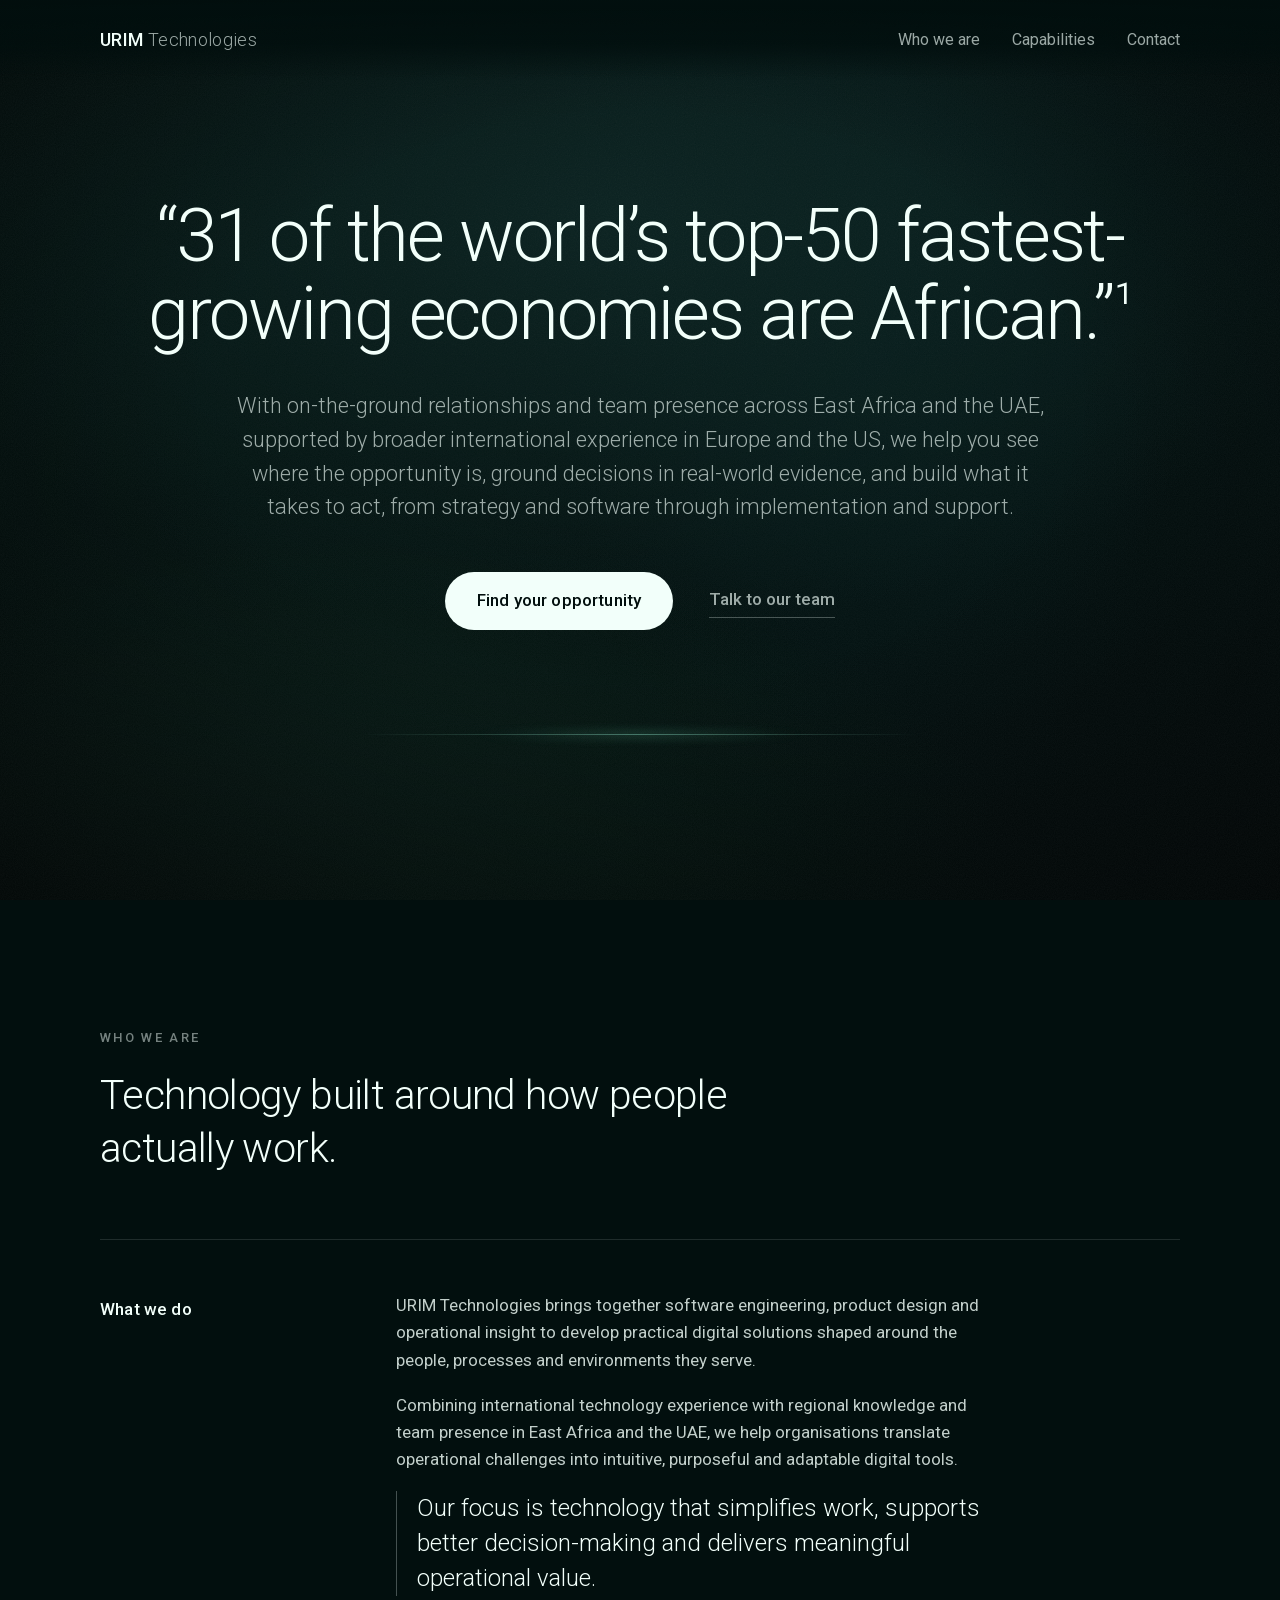
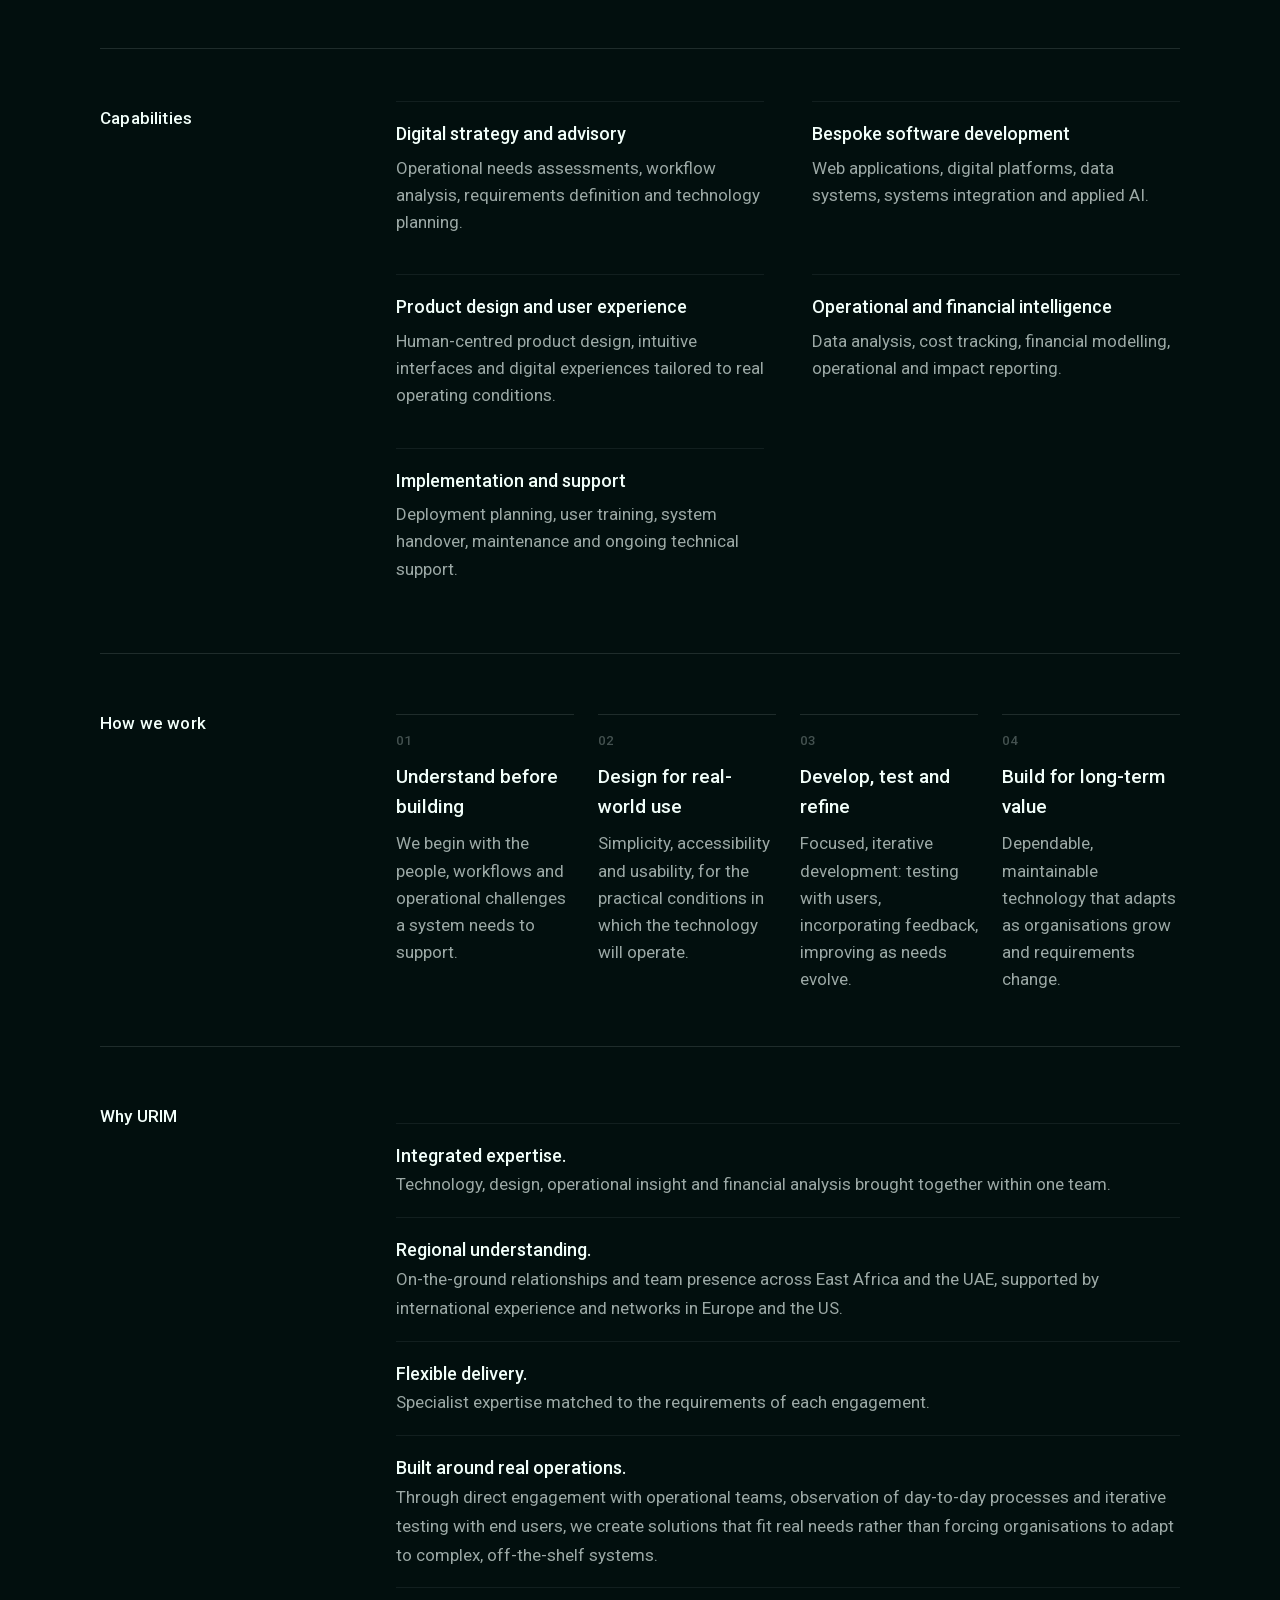
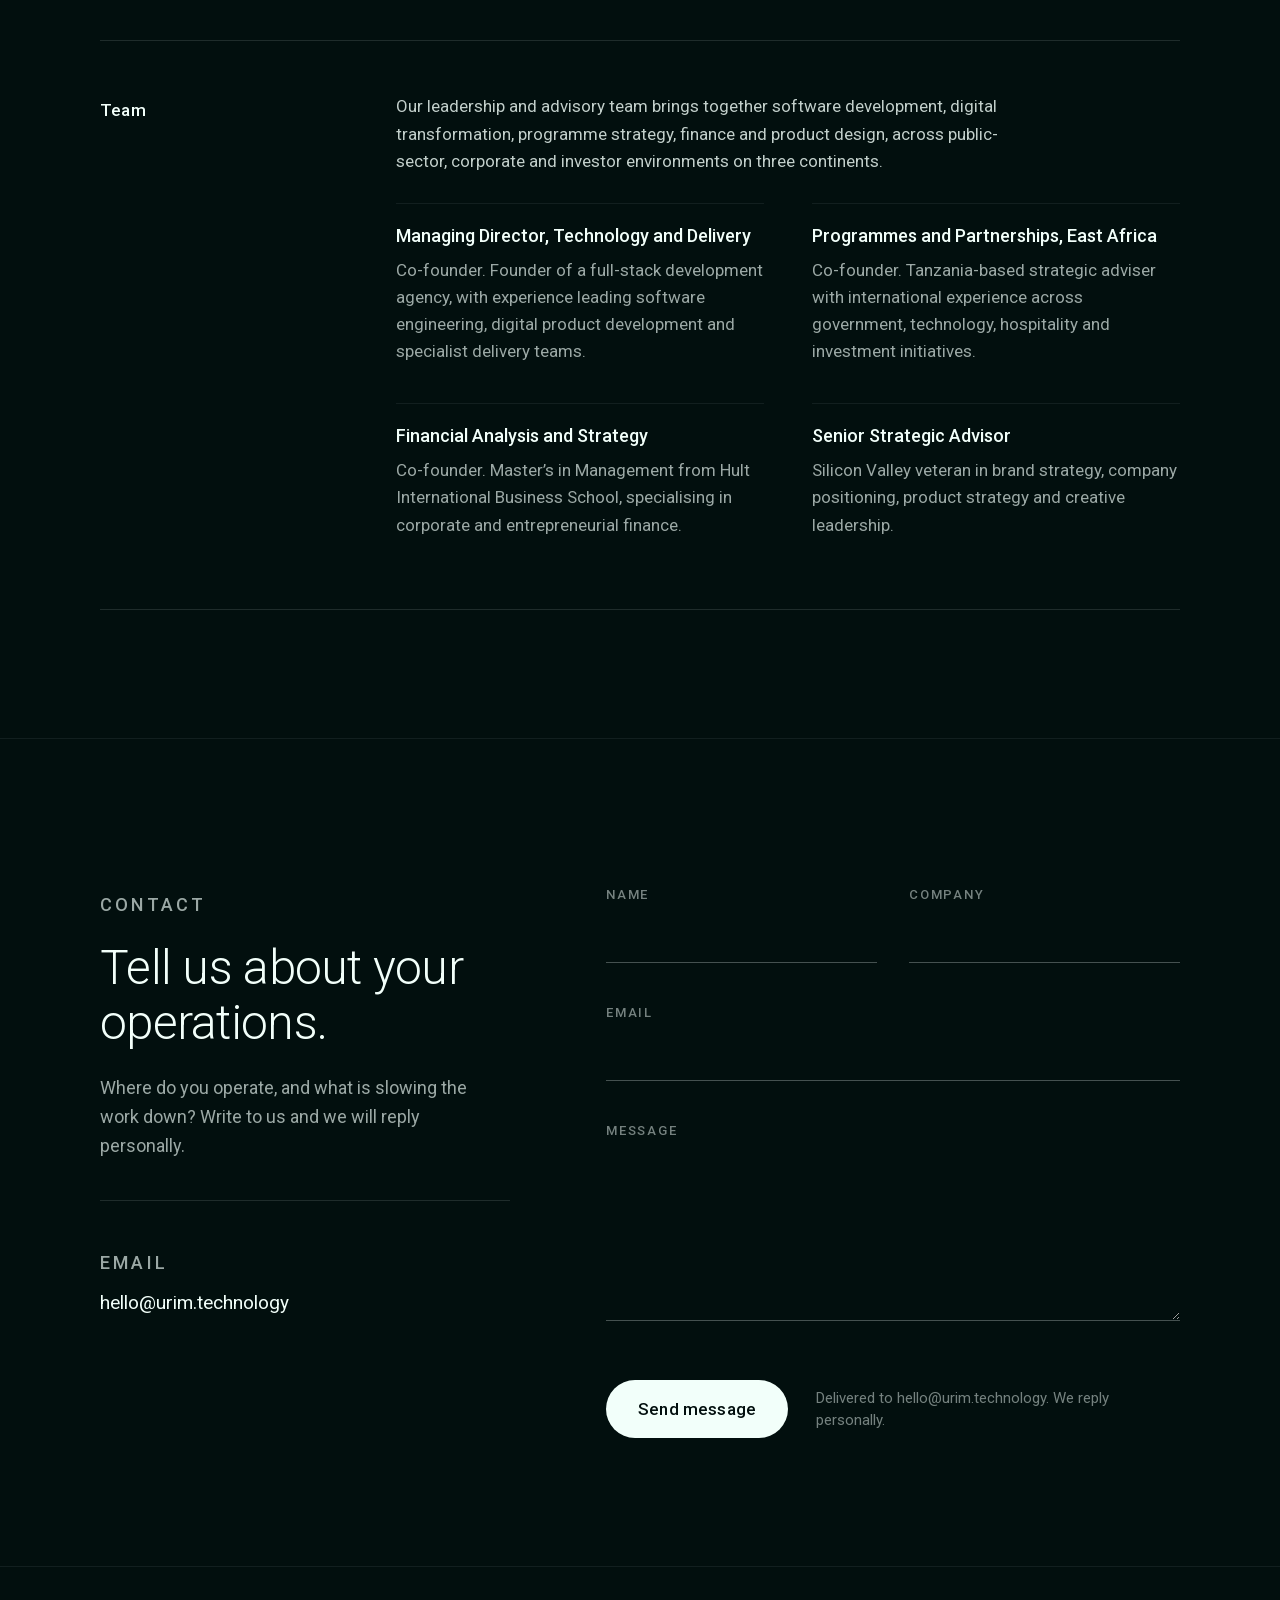
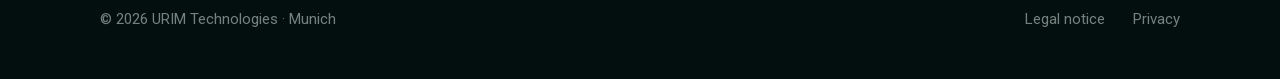
<file: index.html>
<!doctype html>
<html lang="en">
<head>
<meta charset="utf-8">
<meta name="viewport" content="width=device-width, initial-scale=1, viewport-fit=cover">
<title>URIM Technologies</title>
<meta name="description" content="Practical technology for complex, real-world operations. URIM Technologies brings together software engineering, product design and operational insight, with team presence in East Africa and the UAE.">
<meta name="robots" content="index,follow">
<meta name="theme-color" content="#020e0d">
<link rel="canonical" href="https://tryurim.com/">
<meta property="og:type" content="website">
<meta property="og:site_name" content="URIM Technologies">
<meta property="og:title" content="URIM Technologies">
<meta property="og:description" content="Practical technology for complex, real-world operations. URIM Technologies brings together software engineering, product design and operational insight, with team presence in East Africa and the UAE.">
<meta property="og:url" content="https://tryurim.com/">
<meta property="og:image" content="https://tryurim.com/assets/og.jpg">
<meta property="og:image:width" content="1200">
<meta property="og:image:height" content="630">
<meta property="og:image:alt" content="31 of the world’s top-50 fastest-growing economies are African.">
<meta name="twitter:card" content="summary_large_image">
<meta name="twitter:title" content="URIM Technologies">
<meta name="twitter:description" content="Practical technology for complex, real-world operations. URIM Technologies brings together software engineering, product design and operational insight, with team presence in East Africa and the UAE.">
<meta name="twitter:image" content="https://tryurim.com/assets/og.jpg">
<link rel="icon" href="/assets/favicon.svg" type="image/svg+xml">
<link rel="icon" href="/assets/favicon-32.png" sizes="32x32" type="image/png">
<link rel="icon" href="/assets/favicon-96.png" sizes="96x96" type="image/png">
<link rel="apple-touch-icon" href="/assets/apple-touch-icon.png">
<link rel="preload" href="/assets/fonts/roboto-latin.woff2" as="font" type="font/woff2" crossorigin>
<link rel="stylesheet" href="/assets/css/urim.css">
</head>
<body>

<header class="nav">
  <div class="wrap">
    <a class="wordmark" href="/"><b>URIM</b> <span>Technologies</span></a>
    <nav class="nav-links">
      <a href="#about">Who we are</a>
      <a href="#capabilities">Capabilities</a>
      <a href="#contact">Contact</a>
    </nav>
  </div>
</header>

<main>

  <section class="hero">
    <div class="wrap">
      <h1 class="rise">“31 of the world’s <span style="white-space:nowrap">top-50</span> fastest-<br>growing economies are African.”<span class="fn"><span class="fn-mark" role="button" tabindex="0" aria-label="Source note" aria-expanded="false" aria-controls="fn1">¹</span><span class="fn-note" id="fn1" role="tooltip"><strong>URIM Research, 2026</strong><span class="fn-body">Source, reference date and method are documented in our 2026 research note.</span></span></span></h1>
      <p class="lede rise">With on-the-ground relationships and team presence across East Africa and the UAE, supported by broader international experience in Europe and the US, we help you see where the opportunity is, ground decisions in real-world evidence, and build what it takes to act, from strategy and software through implementation and support.</p>
      <div class="actions rise">
        <a class="btn" href="#contact">Find your opportunity</a>
        <a class="link" href="mailto:hello@urim.technology">Talk to our team</a>
      </div>
      <div class="hero-rule rise" aria-hidden="true"></div>
    </div>
  </section>

  <section class="section" id="about">
    <div class="wrap">
      <div class="section-head">
        <p class="eyebrow">Who we are</p>
        <p class="statement">Technology built around how people actually work.</p>
      </div>

      <div class="row">
        <h3>What we do</h3>
        <div class="body">
          <p>URIM Technologies brings together software engineering, product design and operational insight to develop practical digital solutions shaped around the people, processes and environments they serve.</p>
          <p>Combining international technology experience with regional knowledge and team presence in East Africa and the UAE, we help organisations translate operational challenges into intuitive, purposeful and adaptable digital tools.</p>
          <p class="quote">Our focus is technology that simplifies work, supports better decision-making and delivers meaningful operational value.</p>
        </div>
      </div>

      <div class="row" id="capabilities">
        <h3>Capabilities</h3>
        <div class="body" style="max-width:none">
          <dl class="values">
            <div><dt>Digital strategy and advisory</dt><dd>Operational needs assessments, workflow analysis, requirements definition and technology planning.</dd></div>
            <div><dt>Bespoke software development</dt><dd>Web applications, digital platforms, data systems, systems integration and applied AI.</dd></div>
            <div><dt>Product design and user experience</dt><dd>Human-centred product design, intuitive interfaces and digital experiences tailored to real operating conditions.</dd></div>
            <div><dt>Operational and financial intelligence</dt><dd>Data analysis, cost tracking, financial modelling, operational and impact reporting.</dd></div>
            <div><dt>Implementation and support</dt><dd>Deployment planning, user training, system handover, maintenance and ongoing technical support.</dd></div>
          </dl>
        </div>
      </div>

      <div class="row">
        <h3>How we work</h3>
        <div class="body" style="max-width:none">
          <div class="steps">
            <div class="step"><span class="n">01</span><h4>Understand before building</h4><p>We begin with the people, workflows and operational challenges a system needs to support.</p></div>
            <div class="step"><span class="n">02</span><h4>Design for real-world use</h4><p>Simplicity, accessibility and usability, for the practical conditions in which the technology will operate.</p></div>
            <div class="step"><span class="n">03</span><h4>Develop, test and refine</h4><p>Focused, iterative development: testing with users, incorporating feedback, improving as needs evolve.</p></div>
            <div class="step"><span class="n">04</span><h4>Build for long-term value</h4><p>Dependable, maintainable technology that adapts as organisations grow and requirements change.</p></div>
          </div>
        </div>
      </div>

      <div class="row">
        <h3>Why URIM</h3>
        <div class="body" style="max-width:none">
          <ul class="rules">
            <li><strong>Integrated expertise.</strong><span>Technology, design, operational insight and financial analysis brought together within one team.</span></li>
            <li><strong>Regional understanding.</strong><span>On-the-ground relationships and team presence across East Africa and the UAE, supported by international experience and networks in Europe and the US.</span></li>
            <li><strong>Flexible delivery.</strong><span>Specialist expertise matched to the requirements of each engagement.</span></li>
            <li><strong>Built around real operations.</strong><span>Through direct engagement with operational teams, observation of day-to-day processes and iterative testing with end users, we create solutions that fit real needs rather than forcing organisations to adapt to complex, off-the-shelf systems.</span></li>
          </ul>
        </div>
      </div>

      <div class="row">
        <h3>Team</h3>
        <div class="body" style="max-width:none">
          <p style="max-width:62ch">Our leadership and advisory team brings together software development, digital transformation, programme strategy, finance and product design, across public-sector, corporate and investor environments on three continents.</p>
          <dl class="values" style="margin-top:28px">
            <div><dt>Managing Director, Technology and Delivery</dt><dd>Co-founder. Founder of a full-stack development agency, with experience leading software engineering, digital product development and specialist delivery teams.</dd></div>
            <div><dt>Programmes and Partnerships, East Africa</dt><dd>Co-founder. Tanzania-based strategic adviser with international experience across government, technology, hospitality and investment initiatives.</dd></div>
            <div><dt>Financial Analysis and Strategy</dt><dd>Co-founder. Master’s in Management from Hult International Business School, specialising in corporate and entrepreneurial finance.</dd></div>
            <div><dt>Senior Strategic Advisor</dt><dd>Silicon Valley veteran in brand strategy, company positioning, product strategy and creative leadership.</dd></div>
          </dl>
        </div>
      </div>
    </div>
  </section>

  <section class="section" id="contact">
    <div class="wrap">
      <div class="contact-grid">
        <div class="contact-intro">
          <p class="eyebrow" style="margin-bottom:20px">Contact</p>
          <h2>Tell us about your operations.</h2>
          <p>Where do you operate, and what is slowing the work down? Write to us and we will reply personally.</p>
          <div class="direct">
            <p class="eyebrow">Email</p>
            <a href="mailto:hello@urim.technology">hello@urim.technology</a>
          </div>
        </div>

        <form id="contact-form" novalidate>
          <input type="text" name="_gotcha" tabindex="-1" autocomplete="off" aria-hidden="true" style="position:absolute;left:-9999px;width:1px;height:1px;opacity:0">
          <div class="two">
            <div class="field">
              <label for="f-name">Name</label>
              <input id="f-name" name="name" type="text" autocomplete="name" required>
            </div>
            <div class="field">
              <label for="f-company">Company</label>
              <input id="f-company" name="company" type="text" autocomplete="organization">
            </div>
          </div>
          <div class="field">
            <label for="f-email">Email</label>
            <input id="f-email" name="email" type="email" autocomplete="email" required>
          </div>
          <div class="field">
            <label for="f-message">Message</label>
            <textarea id="f-message" name="message" rows="5" required></textarea>
          </div>
          <div class="form-foot">
            <button class="btn" type="submit">Send message</button>
            <p class="form-note" id="form-note">Delivered to hello@urim.technology. We reply personally.</p>
          </div>
        </form>
      </div>
    </div>
  </section>

</main>

<footer class="footer">
  <div class="wrap">
    <span>© <span id="yr">2026</span> URIM Technologies · Munich</span>
    <nav>
      <a href="/impressum.html">Legal notice</a>
      <a href="/datenschutz.html">Privacy</a>
    </nav>
  </div>
</footer>

<script>
document.getElementById("yr").textContent = new Date().getFullYear();

(function () {
  var fn = document.querySelector(".fn");
  var mark = fn.querySelector(".fn-mark");
  function set(open) { fn.classList.toggle("open", open); mark.setAttribute("aria-expanded", open); }
  mark.addEventListener("click", function (e) { e.stopPropagation(); set(!fn.classList.contains("open")); });
  mark.addEventListener("keydown", function (e) { if (e.key === "Enter" || e.key === " ") { e.preventDefault(); set(!fn.classList.contains("open")); } });
  document.addEventListener("click", function () { set(false); });
  document.addEventListener("keydown", function (e) { if (e.key === "Escape") set(false); });
})();

(function () {
  // Set to the Formspree endpoint, e.g. "https://formspree.io/f/xxxxxxxx".
  // While empty, the form falls back to opening the visitor's email program.
  var ENDPOINT = "https://formspree.io/f/xaennrdn";

  var form = document.getElementById("contact-form");
  var note = document.getElementById("form-note");
  var button = form.querySelector("button[type=submit]");
  var v = function (n) { return form.elements[n].value.trim(); };

  function say(text, ok) {
    note.textContent = text;
    note.classList.toggle("sent", !!ok);
  }

  function viaMail() {
    var name = v("name"), company = v("company"), email = v("email"), message = v("message");
    var subject = "Enquiry from " + name + (company ? " (" + company + ")" : "");
    var body = message + "\n\n--\n" + name + (company ? "\n" + company : "") + "\n" + email;
    window.location.href = "mailto:leon.barth@urim.technology"
      + "?cc=" + encodeURIComponent("hello@urim.technology")
      + "&subject=" + encodeURIComponent(subject)
      + "&body=" + encodeURIComponent(body);
    say("Your email program should now open with the message. If it does not, write to hello@urim.technology directly.", true);
  }

  function viaEndpoint() {
    button.disabled = true;
    say("Sending…");
    var data = new FormData(form);
    data.append("_subject", "Enquiry from " + v("name") + (v("company") ? " (" + v("company") + ")" : ""));
    fetch(ENDPOINT, { method: "POST", body: data, headers: { "Accept": "application/json" } })
      .then(function (r) { return r.ok ? r.json() : Promise.reject(r); })
      .then(function () {
        form.reset();
        say("Thank you. Your message has reached us and we will reply personally.", true);
      })
      .catch(function () {
        say("The message could not be sent. Please write to hello@urim.technology directly.", false);
      })
      .then(function () { button.disabled = false; });
  }

  form.addEventListener("submit", function (e) {
    e.preventDefault();
    if (!form.checkValidity()) { form.reportValidity(); return; }
    if (ENDPOINT) { viaEndpoint(); } else { viaMail(); }
  });
})();
</script>
</body>
</html>
</file>
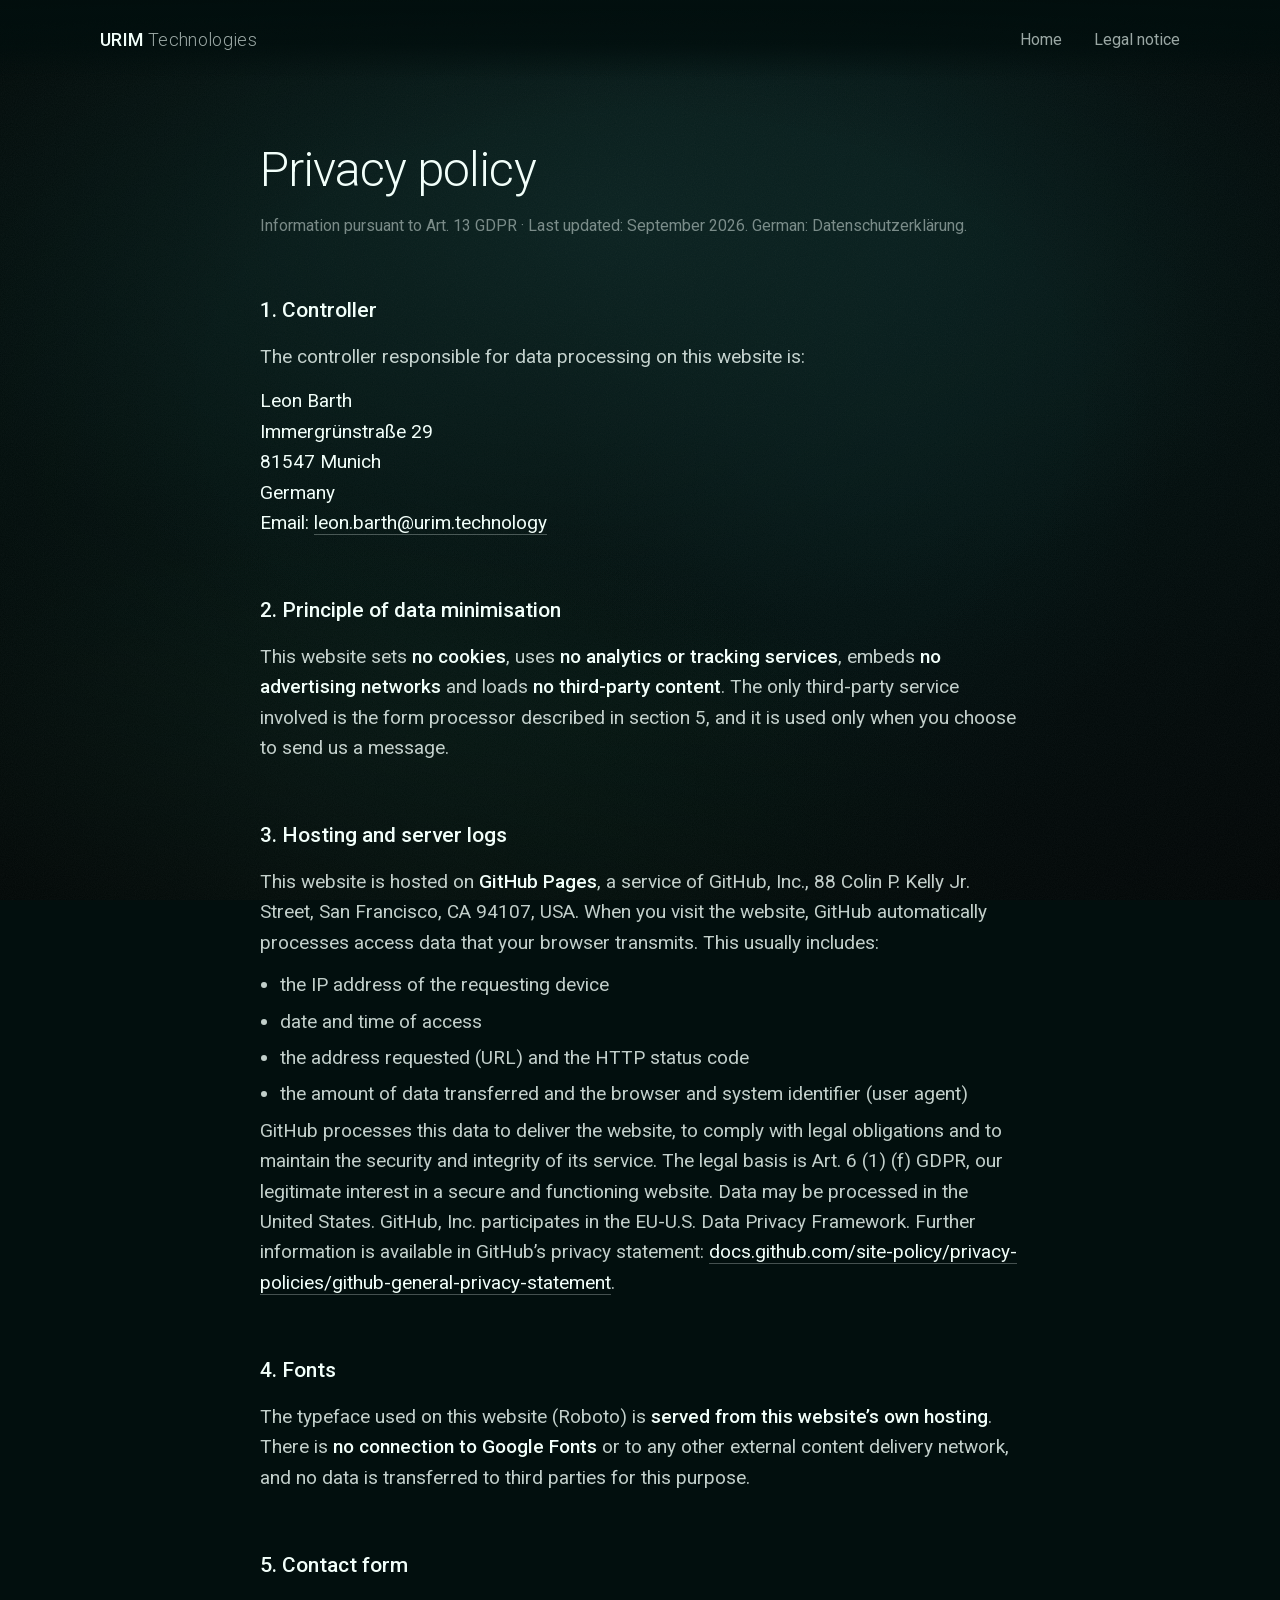
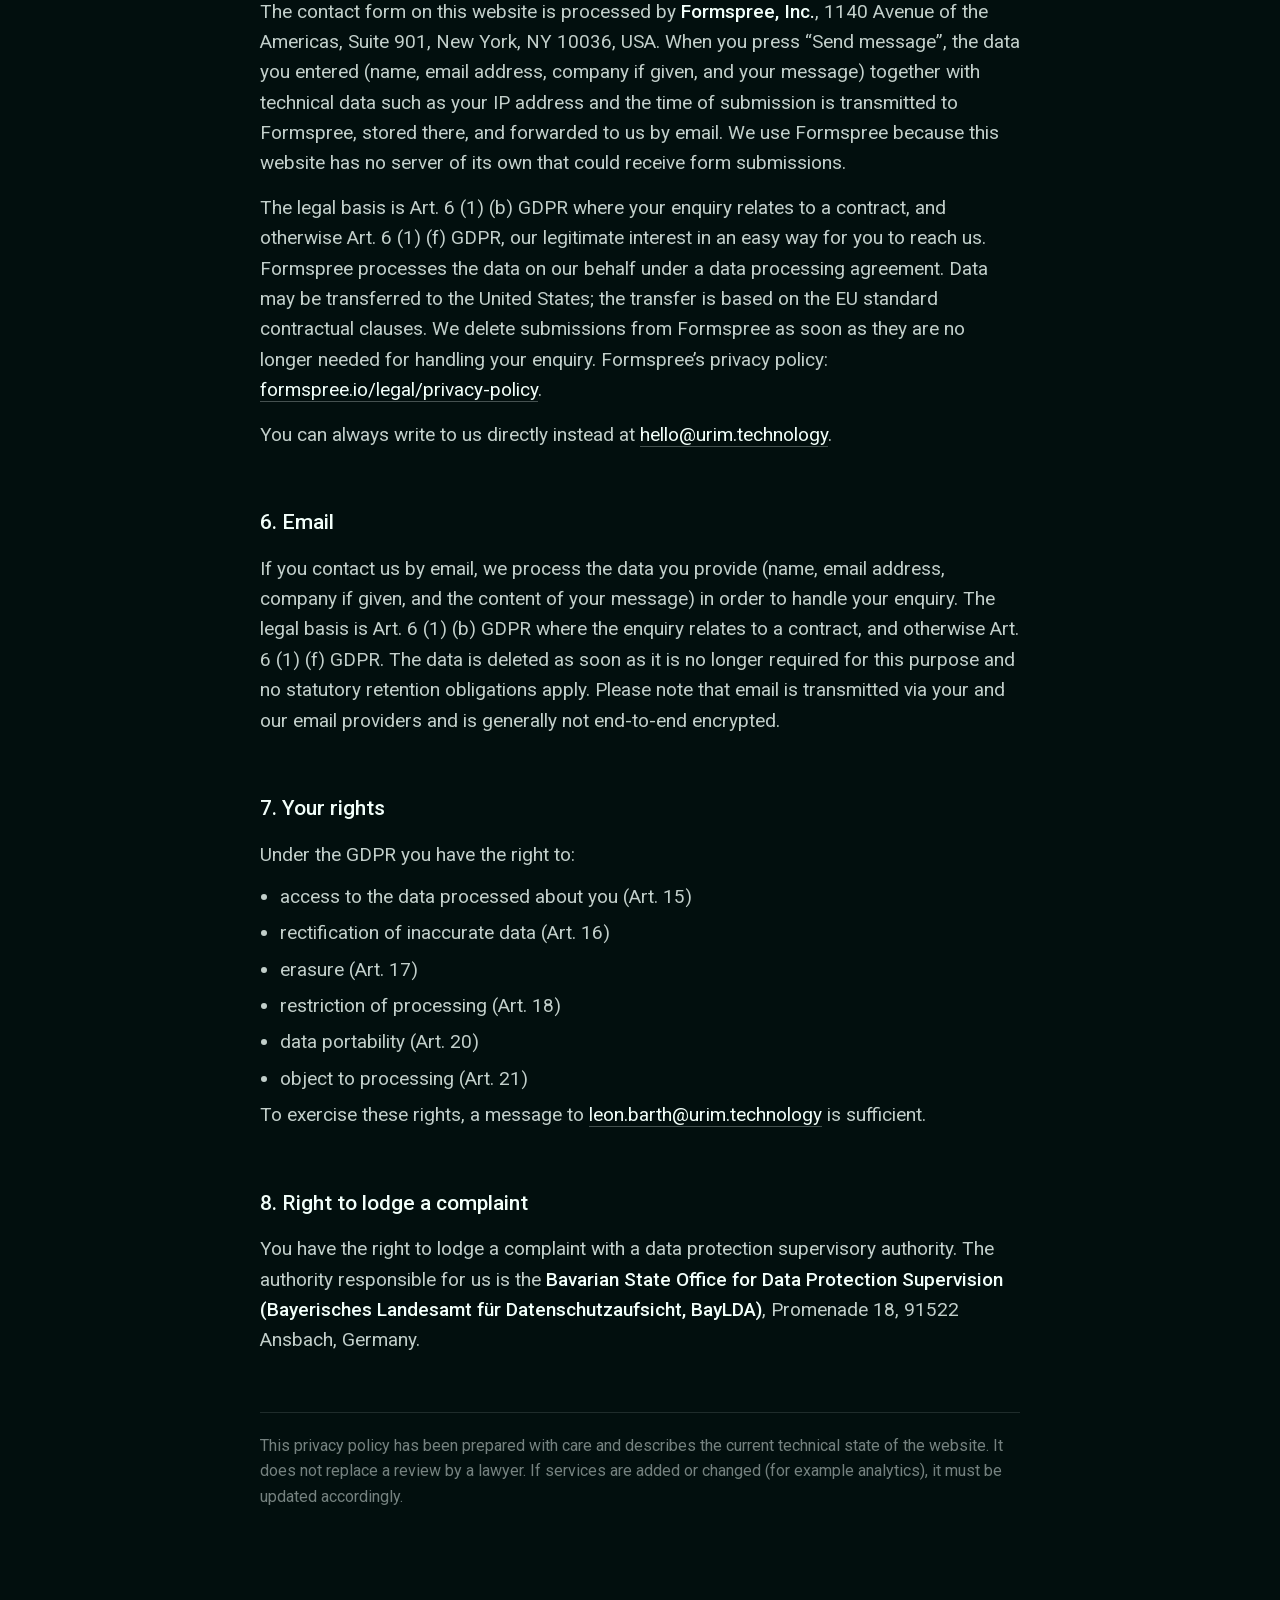
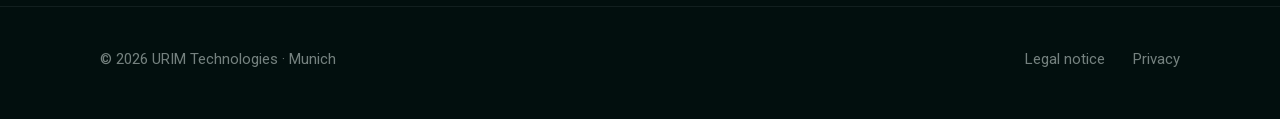
<file: datenschutz.html>
<!doctype html>
<html lang="en">
<head>
<meta charset="utf-8">
<meta name="viewport" content="width=device-width, initial-scale=1, viewport-fit=cover">
<title>Privacy policy · URIM Technologies</title>
<meta name="robots" content="index,follow">
<meta name="theme-color" content="#020e0d">
<link rel="canonical" href="https://tryurim.com/datenschutz.html">
<meta property="og:type" content="website">
<meta property="og:site_name" content="URIM Technologies">
<meta property="og:title" content="Privacy policy · URIM Technologies">
<meta property="og:description" content="Privacy policy for tryurim.com, the website of URIM Technologies.">
<meta property="og:url" content="https://tryurim.com/datenschutz.html">
<meta property="og:image" content="https://tryurim.com/assets/og.jpg">
<meta property="og:image:width" content="1200">
<meta property="og:image:height" content="630">
<meta property="og:image:alt" content="We help industry builders shape the marketplace of tomorrow.">
<meta name="twitter:card" content="summary_large_image">
<meta name="twitter:title" content="Privacy policy · URIM Technologies">
<meta name="twitter:description" content="Privacy policy for tryurim.com, the website of URIM Technologies.">
<meta name="twitter:image" content="https://tryurim.com/assets/og.jpg">
<link rel="icon" href="/assets/favicon.svg" type="image/svg+xml">
<link rel="icon" href="/assets/favicon-32.png" sizes="32x32" type="image/png">
<link rel="icon" href="/assets/favicon-96.png" sizes="96x96" type="image/png">
<link rel="apple-touch-icon" href="/assets/apple-touch-icon.png">
<link rel="stylesheet" href="/assets/css/urim.css">
</head>
<body>

<header class="nav">
  <div class="wrap">
    <a class="wordmark" href="/"><b>URIM</b> <span>Technologies</span></a>
    <nav class="nav-links">
      <a href="/">Home</a>
      <a href="/impressum.html">Legal notice</a>
    </nav>
  </div>
</header>

<main class="legal">
  <div class="wrap">
    <h1>Privacy policy</h1>
    <p class="stand">Information pursuant to Art. 13 GDPR · Last updated: September 2026. German: Datenschutzerklärung.</p>

    <h2>1. Controller</h2>
    <p>The controller responsible for data processing on this website is:</p>
    <address style="margin-top:14px">
      Leon Barth<br>
      Immergrünstraße 29<br>
      81547 Munich<br>
      Germany<br>
      Email: <a href="mailto:leon.barth@urim.technology">leon.barth@urim.technology</a>
    </address>

    <h2>2. Principle of data minimisation</h2>
    <p>This website sets <strong>no cookies</strong>, uses <strong>no analytics or tracking services</strong>, embeds <strong>no advertising networks</strong> and loads <strong>no third-party content</strong>. The only third-party service involved is the form processor described in section 5, and it is used only when you choose to send us a message.</p>

    <h2>3. Hosting and server logs</h2>
    <p>This website is hosted on <strong>GitHub Pages</strong>, a service of GitHub, Inc., 88 Colin P. Kelly Jr. Street, San Francisco, CA 94107, USA. When you visit the website, GitHub automatically processes access data that your browser transmits. This usually includes:</p>
    <ul>
      <li>the IP address of the requesting device</li>
      <li>date and time of access</li>
      <li>the address requested (URL) and the HTTP status code</li>
      <li>the amount of data transferred and the browser and system identifier (user agent)</li>
    </ul>
    <p>GitHub processes this data to deliver the website, to comply with legal obligations and to maintain the security and integrity of its service. The legal basis is Art. 6 (1) (f) GDPR, our legitimate interest in a secure and functioning website. Data may be processed in the United States. GitHub, Inc. participates in the EU-U.S. Data Privacy Framework. Further information is available in GitHub’s privacy statement: <a href="https://docs.github.com/site-policy/privacy-policies/github-general-privacy-statement" target="_blank" rel="noopener">docs.github.com/site-policy/privacy-policies/github-general-privacy-statement</a>.</p>

    <h2>4. Fonts</h2>
    <p>The typeface used on this website (Roboto) is <strong>served from this website’s own hosting</strong>. There is <strong>no connection to Google Fonts</strong> or to any other external content delivery network, and no data is transferred to third parties for this purpose.</p>

    <h2>5. Contact form</h2>
    <p>The contact form on this website is processed by <strong>Formspree, Inc.</strong>, 1140 Avenue of the Americas, Suite 901, New York, NY 10036, USA. When you press “Send message”, the data you entered (name, email address, company if given, and your message) together with technical data such as your IP address and the time of submission is transmitted to Formspree, stored there, and forwarded to us by email. We use Formspree because this website has no server of its own that could receive form submissions.</p>
    <p>The legal basis is Art. 6 (1) (b) GDPR where your enquiry relates to a contract, and otherwise Art. 6 (1) (f) GDPR, our legitimate interest in an easy way for you to reach us. Formspree processes the data on our behalf under a data processing agreement. Data may be transferred to the United States; the transfer is based on the EU standard contractual clauses. We delete submissions from Formspree as soon as they are no longer needed for handling your enquiry. Formspree’s privacy policy: <a href="https://formspree.io/legal/privacy-policy/" target="_blank" rel="noopener">formspree.io/legal/privacy-policy</a>.</p>
    <p>You can always write to us directly instead at <a href="mailto:hello@urim.technology">hello@urim.technology</a>.</p>

    <h2>6. Email</h2>
    <p>If you contact us by email, we process the data you provide (name, email address, company if given, and the content of your message) in order to handle your enquiry. The legal basis is Art. 6 (1) (b) GDPR where the enquiry relates to a contract, and otherwise Art. 6 (1) (f) GDPR. The data is deleted as soon as it is no longer required for this purpose and no statutory retention obligations apply. Please note that email is transmitted via your and our email providers and is generally not end-to-end encrypted.</p>

    <h2>7. Your rights</h2>
    <p>Under the GDPR you have the right to:</p>
    <ul>
      <li>access to the data processed about you (Art. 15)</li>
      <li>rectification of inaccurate data (Art. 16)</li>
      <li>erasure (Art. 17)</li>
      <li>restriction of processing (Art. 18)</li>
      <li>data portability (Art. 20)</li>
      <li>object to processing (Art. 21)</li>
    </ul>
    <p>To exercise these rights, a message to <a href="mailto:leon.barth@urim.technology">leon.barth@urim.technology</a> is sufficient.</p>

    <h2>8. Right to lodge a complaint</h2>
    <p>You have the right to lodge a complaint with a data protection supervisory authority. The authority responsible for us is the <strong>Bavarian State Office for Data Protection Supervision (Bayerisches Landesamt für Datenschutzaufsicht, BayLDA)</strong>, Promenade 18, 91522 Ansbach, Germany.</p>

    <p class="note">This privacy policy has been prepared with care and describes the current technical state of the website. It does not replace a review by a lawyer. If services are added or changed (for example analytics), it must be updated accordingly.</p>
  </div>
</main>

<footer class="footer">
  <div class="wrap">
    <span>© <span id="yr">2026</span> URIM Technologies · Munich</span>
    <nav>
      <a href="/impressum.html">Legal notice</a>
      <a href="/datenschutz.html">Privacy</a>
    </nav>
  </div>
</footer>

<script>document.getElementById("yr").textContent = new Date().getFullYear();</script>
</body>
</html>
</file>
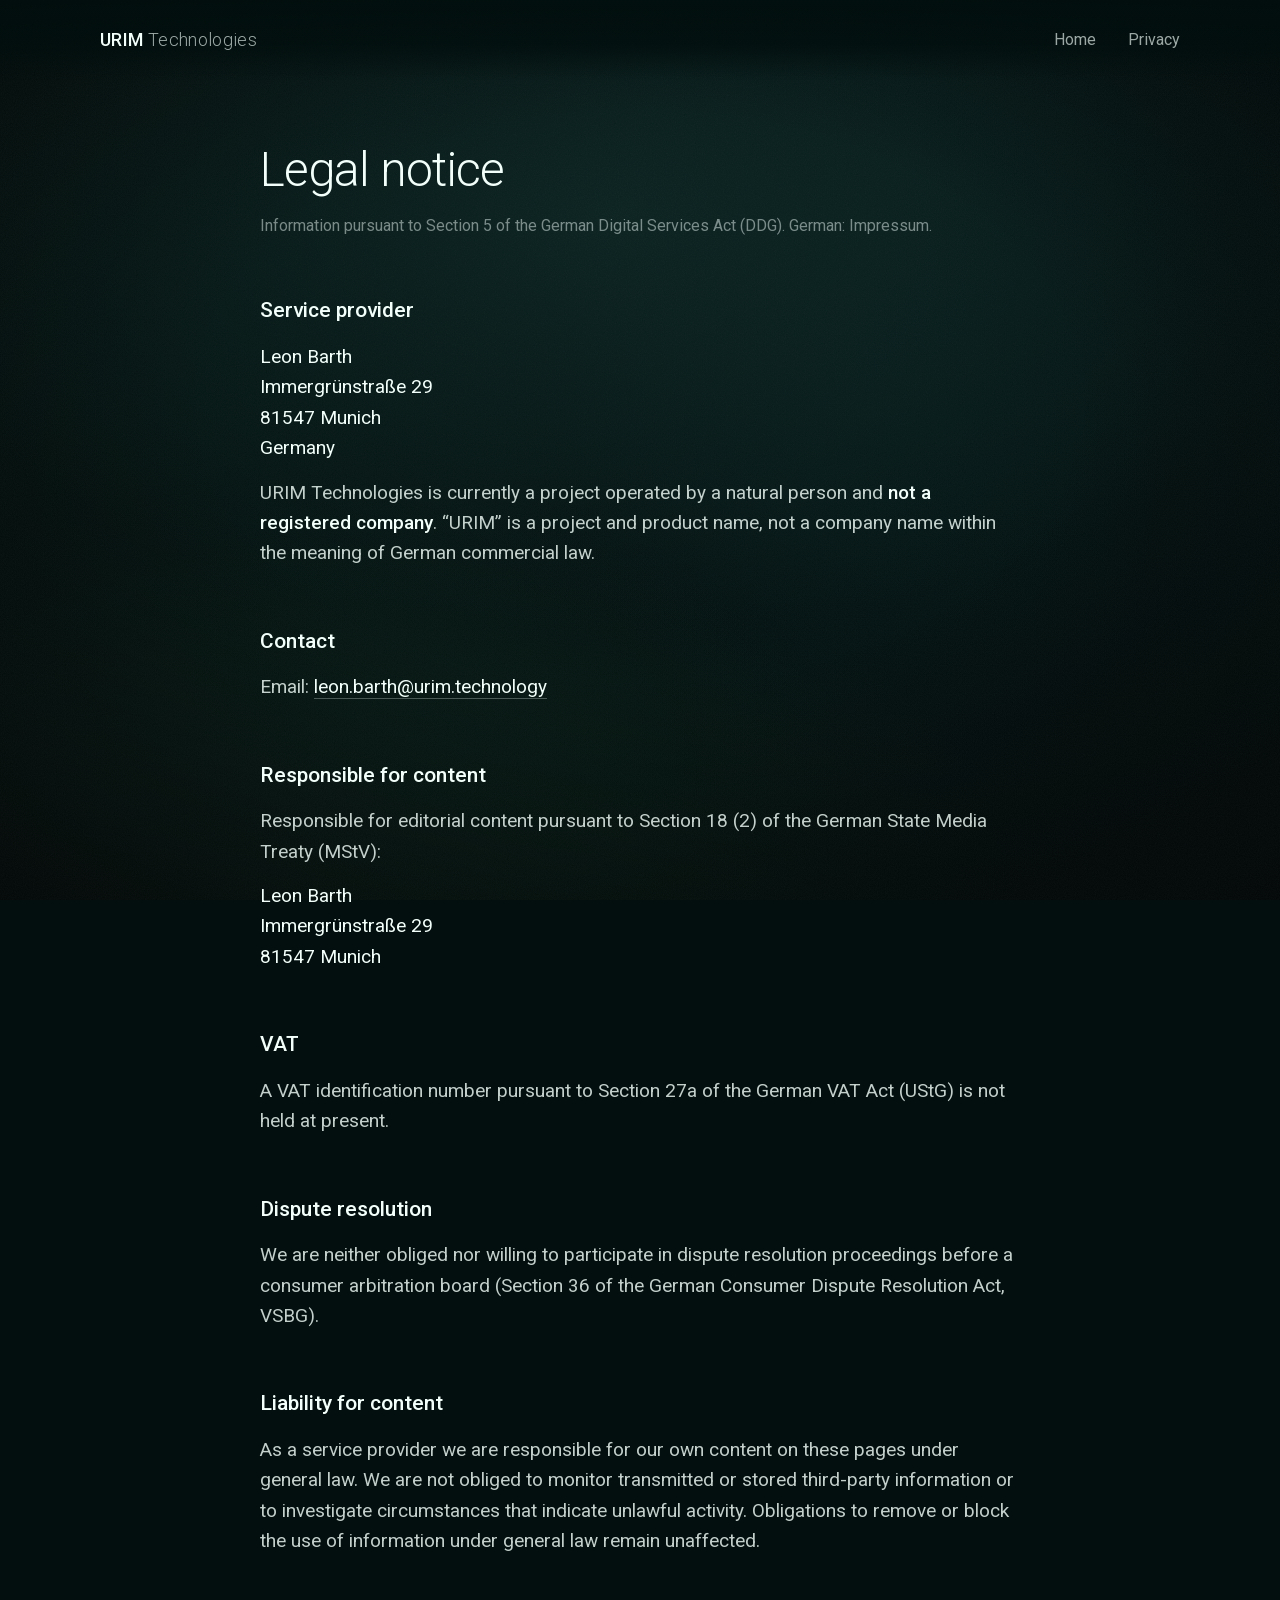
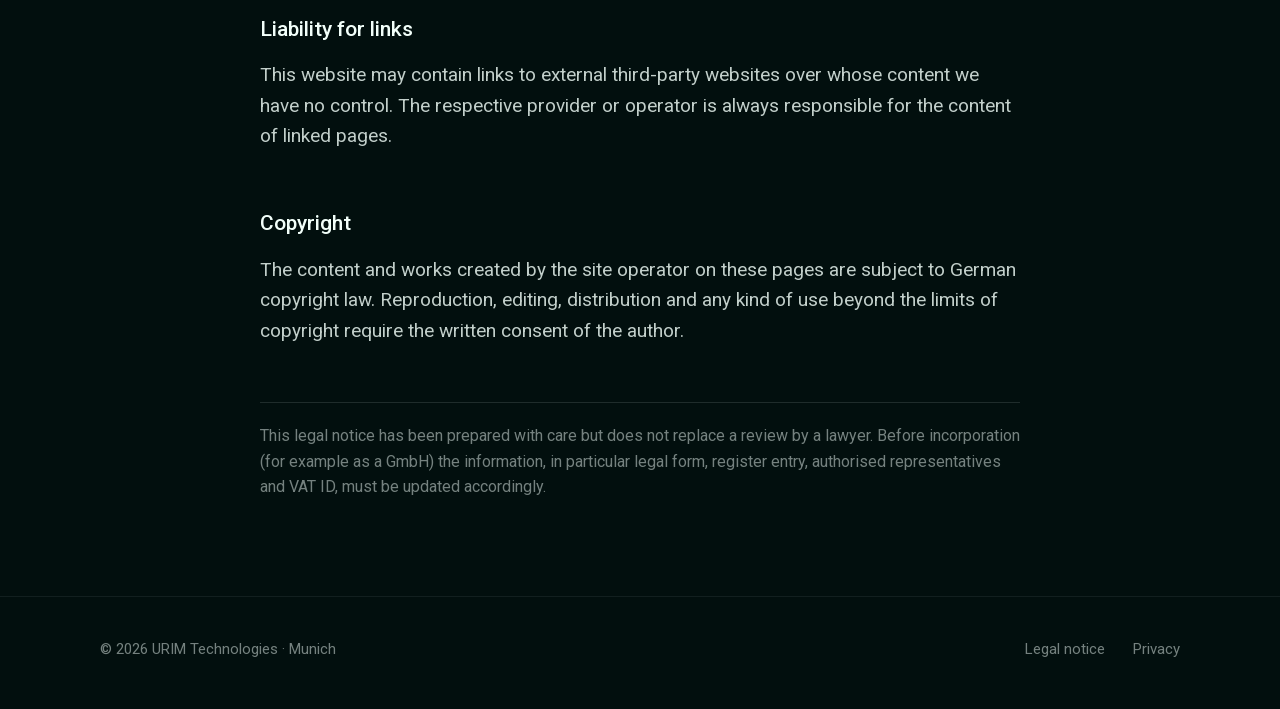
<file: impressum.html>
<!doctype html>
<html lang="en">
<head>
<meta charset="utf-8">
<meta name="viewport" content="width=device-width, initial-scale=1, viewport-fit=cover">
<title>Legal notice · URIM Technologies</title>
<meta name="robots" content="index,follow">
<meta name="theme-color" content="#020e0d">
<link rel="canonical" href="https://tryurim.com/impressum.html">
<meta property="og:type" content="website">
<meta property="og:site_name" content="URIM Technologies">
<meta property="og:title" content="Legal notice · URIM Technologies">
<meta property="og:description" content="Legal notice for tryurim.com, the website of URIM Technologies.">
<meta property="og:url" content="https://tryurim.com/impressum.html">
<meta property="og:image" content="https://tryurim.com/assets/og.jpg">
<meta property="og:image:width" content="1200">
<meta property="og:image:height" content="630">
<meta property="og:image:alt" content="We help industry builders shape the marketplace of tomorrow.">
<meta name="twitter:card" content="summary_large_image">
<meta name="twitter:title" content="Legal notice · URIM Technologies">
<meta name="twitter:description" content="Legal notice for tryurim.com, the website of URIM Technologies.">
<meta name="twitter:image" content="https://tryurim.com/assets/og.jpg">
<link rel="icon" href="/assets/favicon.svg" type="image/svg+xml">
<link rel="icon" href="/assets/favicon-32.png" sizes="32x32" type="image/png">
<link rel="icon" href="/assets/favicon-96.png" sizes="96x96" type="image/png">
<link rel="apple-touch-icon" href="/assets/apple-touch-icon.png">
<link rel="stylesheet" href="/assets/css/urim.css">
</head>
<body>

<header class="nav">
  <div class="wrap">
    <a class="wordmark" href="/"><b>URIM</b> <span>Technologies</span></a>
    <nav class="nav-links">
      <a href="/">Home</a>
      <a href="/datenschutz.html">Privacy</a>
    </nav>
  </div>
</header>

<main class="legal">
  <div class="wrap">
    <h1>Legal notice</h1>
    <p class="stand">Information pursuant to Section 5 of the German Digital Services Act (DDG). German: Impressum.</p>

    <h2>Service provider</h2>
    <address>
      Leon Barth<br>
      Immergrünstraße 29<br>
      81547 Munich<br>
      Germany
    </address>
    <p style="margin-top:14px">URIM Technologies is currently a project operated by a natural person and <strong>not a registered company</strong>. “URIM” is a project and product name, not a company name within the meaning of German commercial law.</p>

    <h2>Contact</h2>
    <p>Email: <a href="mailto:leon.barth@urim.technology">leon.barth@urim.technology</a></p>

    <h2>Responsible for content</h2>
    <p>Responsible for editorial content pursuant to Section 18 (2) of the German State Media Treaty (MStV):</p>
    <address style="margin-top:14px">
      Leon Barth<br>
      Immergrünstraße 29<br>
      81547 Munich
    </address>

    <h2>VAT</h2>
    <p>A VAT identification number pursuant to Section 27a of the German VAT Act (UStG) is not held at present.</p>

    <h2>Dispute resolution</h2>
    <p>We are neither obliged nor willing to participate in dispute resolution proceedings before a consumer arbitration board (Section 36 of the German Consumer Dispute Resolution Act, VSBG).</p>

    <h2>Liability for content</h2>
    <p>As a service provider we are responsible for our own content on these pages under general law. We are not obliged to monitor transmitted or stored third-party information or to investigate circumstances that indicate unlawful activity. Obligations to remove or block the use of information under general law remain unaffected.</p>

    <h2>Liability for links</h2>
    <p>This website may contain links to external third-party websites over whose content we have no control. The respective provider or operator is always responsible for the content of linked pages.</p>

    <h2>Copyright</h2>
    <p>The content and works created by the site operator on these pages are subject to German copyright law. Reproduction, editing, distribution and any kind of use beyond the limits of copyright require the written consent of the author.</p>

    <p class="note">This legal notice has been prepared with care but does not replace a review by a lawyer. Before incorporation (for example as a GmbH) the information, in particular legal form, register entry, authorised representatives and VAT ID, must be updated accordingly.</p>
  </div>
</main>

<footer class="footer">
  <div class="wrap">
    <span>© <span id="yr">2026</span> URIM Technologies · Munich</span>
    <nav>
      <a href="/impressum.html">Legal notice</a>
      <a href="/datenschutz.html">Privacy</a>
    </nav>
  </div>
</footer>

<script>document.getElementById("yr").textContent = new Date().getFullYear();</script>
</body>
</html>
</file>
<file: assets/css/urim.css>
/* URIM Technologies · tryurim.com
   Roboto throughout. Black stone as the ground; the aurora only where it matters. */

@font-face {
  font-family: "Roboto";
  font-style: normal;
  font-weight: 100 900;
  font-display: swap;
  src: url("../fonts/roboto-latin.woff2") format("woff2");
  unicode-range: U+0000-00FF, U+0131, U+0152-0153, U+02BB-02BC, U+02C6, U+02DA, U+02DC, U+0304, U+0308, U+0329, U+2000-206F, U+20AC, U+2122, U+2191, U+2193, U+2212, U+2215, U+FEFF, U+FFFD;
}
@font-face {
  font-family: "Roboto";
  font-style: normal;
  font-weight: 100 900;
  font-display: swap;
  src: url("../fonts/roboto-latin-ext.woff2") format("woff2");
  unicode-range: U+0100-02BA, U+02BD-02C5, U+02C7-02CC, U+02CE-02D7, U+02DD-02FF, U+0304, U+0308, U+0329, U+1D00-1DBF, U+1E00-1E9F, U+1EF2-1EFF, U+2020, U+20A0-20AB, U+20AD-20C0, U+2113, U+2C60-2C7F, U+A720-A7FF;
}

:root {
  /* The stone: near true black with a trace of the gem's teal. */
  --stone: hsl(176 80% 3.2%);
  --ink: #F2FFFA;
  --ink-80: rgba(242, 255, 250, .80);
  --ink-64: rgba(242, 255, 250, .64);
  --ink-48: rgba(242, 255, 250, .48);
  --ink-28: rgba(242, 255, 250, .28);
  --line: rgba(242, 255, 250, .12);
  --line-soft: rgba(242, 255, 250, .07);

  /* The aurora, held back: one pale sea-green, never saturated, never a sweep. */
  --aurora-tone: hsl(162 45% 68%);
  --aurora-cyan: hsl(162 45% 68%);
  --aurora: linear-gradient(90deg, hsl(162 45% 68% / 0) 0%, hsl(162 45% 68% / .55) 35%, hsl(162 45% 68% / .55) 65%, hsl(162 45% 68% / 0) 100%);

  --wrap: 1080px;
  --gutter: 28px;
  --nav-h: 80px;

  --grain: url("data:image/svg+xml,%3Csvg xmlns='http://www.w3.org/2000/svg' width='320' height='320'%3E%3Cfilter id='n'%3E%3CfeTurbulence type='fractalNoise' baseFrequency='0.9' numOctaves='2' stitchTiles='stitch'/%3E%3CfeColorMatrix values='0 0 0 0 0.92  0 0 0 0 0.95  0 0 0 0 0.94  0 0 0 0.04 0'/%3E%3C/filter%3E%3Crect width='100%25' height='100%25' filter='url(%23n)'/%3E%3C/svg%3E");
}

* { box-sizing: border-box; }
html { -webkit-text-size-adjust: 100%; scroll-behavior: smooth; }
@media (prefers-reduced-motion: reduce) { html { scroll-behavior: auto; } }

body {
  margin: 0;
  background: var(--stone);
  color: var(--ink-80);
  font-family: "Roboto", system-ui, -apple-system, "Segoe UI", Helvetica, Arial, sans-serif;
  font-size: 19px;
  line-height: 1.6;
  font-weight: 400;
  -webkit-font-smoothing: antialiased;
  -moz-osx-font-smoothing: grayscale;
  text-rendering: optimizeLegibility;
  min-height: 100vh;
}

/* Black · stone. A rich black built in layers that flow: near-blacks a few hue
   degrees apart drift corner to corner, light rests on the upper middle and
   fainter low on the left, the edges fall away, and far back the aurora is
   remembered. Grain on top. Fixed to the viewport so the page reads as one
   material however far it scrolls. */
body::before {
  content: "";
  position: fixed;
  inset: 0;
  z-index: -1;
  pointer-events: none;
  background:
    var(--grain) 0 0 / 320px 320px repeat,
    radial-gradient(ellipse 80% 74% at 50% 44%, hsl(180 60% 1.5% / 0) 42%, hsl(180 60% 1.2% / 0.92) 100%),
    radial-gradient(ellipse 58% 46% at 48% 24%, hsl(176 55% 8.5% / 1) 0%, hsl(176 55% 8.5% / 0) 100%),
    radial-gradient(ellipse 42% 34% at 24% 88%, hsl(168 55% 6.5% / 0.8) 0%, hsl(168 55% 6.5% / 0) 100%),
    radial-gradient(ellipse 50% 40% at 30% 100%, hsl(148 70% 10% / 0.5) 0%, hsl(148 70% 10% / 0) 100%),
    radial-gradient(ellipse 26% 70% at 68% 26%, hsl(180 70% 9% / 0.4) 0%, hsl(180 70% 9% / 0) 100%),
    radial-gradient(ellipse 72% 80% at 0% 0%, hsl(170 80% 4.4% / 1) 0%, hsl(170 80% 4.4% / 0) 100%),
    radial-gradient(ellipse 66% 78% at 100% 0%, hsl(178 85% 3.8% / 1) 0%, hsl(178 85% 3.8% / 0) 100%),
    radial-gradient(ellipse 80% 70% at 100% 100%, hsl(184 80% 2.6% / 1) 0%, hsl(184 80% 2.6% / 0) 100%),
    radial-gradient(ellipse 70% 80% at 0% 100%, hsl(166 75% 3.6% / 1) 0%, hsl(166 75% 3.6% / 0) 100%),
    var(--stone);
}

::selection { background: hsl(160 70% 40% / .35); color: var(--ink); }

a { color: inherit; text-decoration: none; }
a:focus-visible, button:focus-visible, [role="button"]:focus-visible { outline: 1px solid hsl(162 45% 68% / .7); outline-offset: 4px; }

h1, h2, h3, h4 { margin: 0; color: var(--ink); font-weight: 300; letter-spacing: -0.015em; }
p { margin: 0; }

.wrap { width: min(var(--wrap), 100% - 2 * var(--gutter)); margin-inline: auto; }

.eyebrow {
  font-size: .8125rem;
  font-weight: 500;
  letter-spacing: .18em;
  text-transform: uppercase;
  color: var(--ink-48);
}

/* Navigation */
.nav {
  position: fixed;
  top: 0; left: 0; right: 0;
  z-index: 10;
  height: var(--nav-h);
  display: flex;
  align-items: center;
  background: linear-gradient(to bottom, hsl(176 80% 3.2% / .96) 0%, hsl(176 80% 3.2% / .82) 55%, hsl(176 80% 3.2% / 0) 100%);
}
.nav .wrap { display: flex; align-items: center; justify-content: space-between; }
.wordmark { color: var(--ink); font-size: 1.125rem; letter-spacing: .02em; white-space: nowrap; }
.wordmark b { font-weight: 500; }
.wordmark span { font-weight: 300; color: var(--ink-64); }
.nav-links { display: flex; gap: 32px; }
.nav-links a { white-space: nowrap; font-size: 1rem; color: var(--ink-64); transition: color .25s; }
.nav-links a:hover { color: var(--ink); }

/* Hero */
.hero {
  min-height: 100vh;
  min-height: 100svh;
  display: flex;
  align-items: center;
  padding: calc(var(--nav-h) + 48px) 0 96px;
}
.hero .eyebrow { margin-bottom: 28px; }
.hero .wrap { text-align: center; }
/* Sized so the quote fills the column in two lines, like the nav spans it. */
.hero h1 {
  position: relative;
  z-index: 2;
  font-size: clamp(2.25rem, calc((100vw - 2 * var(--gutter)) / 14.5), 4.6rem);
  line-height: 1.06;
  letter-spacing: -0.03em;
}
.hero .lede {
  margin: 36px auto 0;
  max-width: 68ch;
  font-size: clamp(1.125rem, 1.7vw, 1.4375rem);
  line-height: 1.55;
  font-weight: 300;
  color: var(--ink-64);
}
/* Footnote: a small mark after the headline; the note opens on hover, focus or tap. */
/* The mark is the ¹ character, sized and placed against the closing quote,
   measured from reference renders (in quote-mark heights): ¹ 1.37 tall,
   overshooting the quote 0.12 above and 0.26 below, 0.35 gap after it. */
.fn { position: static; display: inline; }
.fn-mark {
  font-size: 0.761em; position: relative; top: -0.309em; line-height: 0;
  margin-left: .02em; cursor: pointer; outline-offset: 2px; transition: opacity .25s;
}
.fn:hover .fn-mark, .fn:focus-within .fn-mark, .fn.open .fn-mark { opacity: .7; }
.fn-note {
  user-select: none; -webkit-user-select: none;
  position: absolute; left: 50%; top: calc(100% + 12px); z-index: 5;
  width: 320px; max-width: 100%;
  padding: 14px 16px; border-radius: 10px;
  background: hsl(176 50% 6%); border: 1px solid var(--line);
  box-shadow: 0 18px 50px hsl(180 60% 1% / .6);
  font-size: .8125rem; font-weight: 400; line-height: 1.5; letter-spacing: 0;
  color: var(--ink-64); text-align: left;
  opacity: 0; visibility: hidden; transform: translate(-50%, -4px);
  transition: opacity .25s, transform .25s, visibility 0s .25s;
}
.fn-note strong { display: block; font-weight: 500; color: var(--ink); margin-bottom: 4px; }
.fn-body { display: block; }
.fn:hover .fn-note, .fn:focus-within .fn-note, .fn.open .fn-note { opacity: 1; visibility: visible; transform: translate(-50%, 0); transition: opacity .25s, transform .25s; }

.hero .actions { margin-top: 48px; display: flex; align-items: center; justify-content: center; gap: 36px; flex-wrap: wrap; }

/* The aurora, once: a faint light along a hairline beneath the hero. */
.hero-rule {
  position: relative;
  margin: 104px auto 0;
  height: 1px;
  width: min(100%, 560px);
  background: linear-gradient(90deg, hsl(162 45% 68% / 0) 0%, hsl(162 45% 68% / .45) 50%, hsl(162 45% 68% / 0) 100%);
}
.hero-rule::before {
  content: "";
  position: absolute;
  left: 20%; top: -6px;
  width: 60%;
  height: 13px;
  background: radial-gradient(ellipse 50% 50% at 50% 50%, hsl(162 55% 62% / .22), hsl(162 55% 62% / 0));
  filter: blur(4px);
  pointer-events: none;
}

/* Buttons and links */
.btn {
  position: relative;
  display: inline-flex;
  align-items: center;
  gap: 10px;
  height: 58px;
  padding: 0 32px;
  border-radius: 999px;
  border: 0;
  background: var(--ink);
  color: var(--stone);
  font: inherit;
  font-size: 1.0625rem;
  font-weight: 500;
  letter-spacing: .01em;
  cursor: pointer;
  transition: transform .3s cubic-bezier(.2,.7,.2,1), background .3s;
}
.btn:hover { transform: translateY(-1px); }
.btn:active { transform: translateY(0); }
/* The aurora, once more: a soft light gathers behind the button on hover. */
.btn::after {
  content: "";
  position: absolute;
  inset: -14px -10px;
  border-radius: 999px;
  background: radial-gradient(ellipse 60% 70% at 50% 60%, hsl(162 50% 62% / .28), hsl(162 50% 62% / 0));
  filter: blur(10px);
  opacity: 0;
  transition: opacity .5s;
  pointer-events: none;
  z-index: -1;
}
.btn:hover::after, .btn:focus-visible::after { opacity: 1; }

.link {
  position: relative;
  color: var(--ink-64);
  font-size: 1.0625rem;
  font-weight: 500;
  padding-bottom: 2px;
  transition: color .25s;
}
.link::after {
  content: "";
  position: absolute;
  left: 0; right: 0; bottom: -2px;
  height: 1px;
  background: var(--ink-28);
  transition: background .25s;
}
.link:hover { color: var(--ink); }
.link:hover::after { background: var(--ink); }

/* Sections */
.section { padding: 128px 0; }
[id] { scroll-margin-top: calc(var(--nav-h) + 16px); }
.section + .section { border-top: 1px solid var(--line-soft); }
.section-head { margin-bottom: 64px; }
.section-head .eyebrow { margin-bottom: 20px; }
.statement {
  font-size: clamp(1.75rem, 3.2vw, 2.75rem);
  line-height: 1.3;
  font-weight: 300;
  letter-spacing: -0.015em;
  color: var(--ink);
  max-width: 28ch;
}

/* Ledger rows: label left, substance right. */
.row {
  display: grid;
  grid-template-columns: 240px 1fr;
  gap: 56px;
  padding: 52px 0;
  border-top: 1px solid var(--line);
}
.row:last-child { border-bottom: 1px solid var(--line); }
.row h3 { font-size: 1.0625rem; font-weight: 500; letter-spacing: .01em; color: var(--ink); padding-top: 4px; }
.row .body { max-width: 60ch; font-size: 1.0625rem; }
.row .body p + p { margin-top: 18px; }
.row .body strong { font-weight: 500; color: var(--ink); }
.quote {
  margin: 28px 0 0;
  padding-left: 20px;
  border-left: 1px solid var(--ink-28);
  font-size: 1.5rem;
  font-weight: 300;
  line-height: 1.45;
  color: var(--ink);
}

.cards { display: grid; grid-template-columns: repeat(3, 1fr); gap: 32px; }
.card .k { display: block; font-size: .8125rem; font-weight: 500; letter-spacing: .14em; text-transform: uppercase; color: var(--ink-48); margin-bottom: 14px; }
.card h4 { font-size: 1.3125rem; font-weight: 500; margin-bottom: 10px; letter-spacing: 0; }
.card p { font-size: 1.0625rem; color: var(--ink-64); }

.steps { display: grid; grid-template-columns: repeat(4, 1fr); gap: 24px; margin-top: 8px; }
.step { padding-top: 16px; border-top: 1px solid var(--line); }
.step .n { display: block; font-size: .8125rem; font-weight: 500; color: var(--ink-28); letter-spacing: .1em; margin-bottom: 10px; }
.step h4 { font-size: 1.1875rem; font-weight: 500; letter-spacing: 0; }
.step p { margin-top: 8px; font-size: 1.0625rem; color: var(--ink-64); }

.rules { list-style: none; margin: 24px 0 0; padding: 0; }
.rules li { padding: 18px 0; border-top: 1px solid var(--line-soft); font-size: 1.125rem; }
.rules li:last-child { border-bottom: 1px solid var(--line-soft); }
.rules strong { display: block; font-weight: 500; color: var(--ink); }
.rules span { color: var(--ink-64); font-size: 1.0625rem; }

.values { display: grid; grid-template-columns: repeat(2, 1fr); gap: 20px 48px; margin: 0; }
.values div { padding: 18px 0; border-top: 1px solid var(--line-soft); }
.values dt { font-weight: 500; color: var(--ink); margin-bottom: 6px; font-size: 1.125rem; }
.values dd { margin: 0; font-size: 1.0625rem; color: var(--ink-64); }

/* Contact */
.contact-grid { display: grid; grid-template-columns: 5fr 7fr; gap: 96px; align-items: start; }
.contact-intro h2 { font-size: clamp(2rem, 3.8vw, 3rem); line-height: 1.15; max-width: 16ch; }
.contact-intro p { margin-top: 24px; max-width: 40ch; color: var(--ink-64); font-size: 1.125rem; }
.contact-intro .direct { margin-top: 40px; padding-top: 24px; border-top: 1px solid var(--line); }
.contact-intro .direct .eyebrow { margin-bottom: 10px; }
.contact-intro .direct a { color: var(--ink); font-weight: 400; }
.contact-intro .direct a:hover { color: var(--aurora-tone); }

form { display: grid; gap: 8px; }
.two { display: grid; grid-template-columns: 1fr 1fr; gap: 0 32px; }
.field { position: relative; padding: 18px 0 14px; }
.field label {
  display: block;
  font-size: .8125rem;
  font-weight: 500;
  letter-spacing: .14em;
  text-transform: uppercase;
  color: var(--ink-48);
  margin-bottom: 8px;
}
.field input, .field textarea {
  width: 100%;
  border: 0;
  border-bottom: 1px solid var(--ink-28);
  border-radius: 0;
  background: transparent;
  color: var(--ink);
  font: inherit;
  font-size: 1.1875rem;
  padding: 6px 0 12px;
  outline: none;
  transition: border-color .25s;
}
.field textarea { resize: vertical; min-height: 128px; }
.field input::placeholder, .field textarea::placeholder { color: var(--ink-28); }
/* The aurora, last: a pale line settles beneath the field you are writing in. */
.field::after {
  content: "";
  position: absolute;
  left: 0; right: 0; bottom: 14px;
  height: 1px;
  background: hsl(162 45% 68% / .6);
  transform: scaleX(0);
  transform-origin: left;
  transition: transform .45s cubic-bezier(.2,.7,.2,1);
}
.field:focus-within::after { transform: scaleX(1); }
.form-foot { margin-top: 28px; display: flex; align-items: center; gap: 28px; flex-wrap: wrap; }
.form-note { font-size: .9375rem; color: var(--ink-48); max-width: 40ch; line-height: 1.5; }
.form-note.sent { color: var(--ink-80); }

/* Footer */
.footer { padding: 40px 0 48px; border-top: 1px solid var(--line-soft); font-size: .9375rem; color: var(--ink-48); }
.footer .wrap { display: flex; justify-content: space-between; gap: 24px; flex-wrap: wrap; }
.footer nav { display: flex; gap: 28px; }
.footer a:hover { color: var(--ink); }

/* Legal pages */
.legal { padding: calc(var(--nav-h) + 64px) 0 96px; }
.legal .wrap { max-width: 760px; margin-inline: auto; }
.legal h1 { font-size: clamp(2rem, 4.5vw, 3rem); line-height: 1.1; letter-spacing: -0.02em; }
.legal .stand { margin-top: 16px; font-size: 1rem; color: var(--ink-48); }
.legal h2 { font-size: 1.3125rem; font-weight: 500; letter-spacing: 0; margin-top: 56px; margin-bottom: 14px; }
.legal h3 { font-size: 1.125rem; font-weight: 500; letter-spacing: 0; margin-top: 28px; margin-bottom: 8px; }
.legal p + p { margin-top: 14px; }
.legal address { font-style: normal; color: var(--ink); line-height: 1.6; }
.legal ul { padding-left: 20px; margin: 12px 0 0; }
.legal li { margin: 6px 0; }
.legal a { color: var(--ink); border-bottom: 1px solid var(--ink-28); transition: border-color .25s; }
.legal a:hover { border-color: var(--aurora-tone); }
.legal strong { font-weight: 500; color: var(--ink); }
.legal .note { margin-top: 56px; padding-top: 20px; border-top: 1px solid var(--line); font-size: 1rem; color: var(--ink-48); }
.legal .lang { margin-top: 40px; font-size: .875rem; color: var(--ink-48); }

/* Entrance */
@media (prefers-reduced-motion: no-preference) {
  .rise { opacity: 0; transform: translateY(14px); animation: rise .9s cubic-bezier(.2,.7,.2,1) forwards; }
  .rise:nth-child(2) { animation-delay: .1s; }
  .rise:nth-child(3) { animation-delay: .2s; }
  .rise:nth-child(4) { animation-delay: .3s; }
  .rise:nth-child(5) { animation-delay: .45s; }
  @keyframes rise { to { opacity: 1; transform: none; } }
}

/* Responsive */
@media (max-width: 900px) {
  .cards { grid-template-columns: 1fr; gap: 28px; }
  .steps { grid-template-columns: 1fr 1fr; }
  .contact-grid { grid-template-columns: 1fr; gap: 64px; }
  .row { grid-template-columns: 1fr; gap: 16px; padding: 36px 0; }
}
@media (max-width: 640px) {
  :root { --gutter: 20px; --nav-h: 68px; }
  body { font-size: 17px; }
  .hero h1 br { display: none; }
  .row { grid-template-columns: 1fr; }
  .section { padding: 88px 0; }
  .section-head { margin-bottom: 40px; }
  .hero { padding-bottom: 72px; }
  .hero .actions { margin-top: 36px; gap: 24px; }
  .hero-rule { margin-top: 64px; }
  .steps { grid-template-columns: 1fr; }
  .values { grid-template-columns: 1fr; }
  .two { grid-template-columns: 1fr; }
  .nav-links { gap: 22px; }
  .nav-links a { font-size: .875rem; }
  .footer .wrap { flex-direction: column; }
}

@media (max-width: 520px) {
  .wordmark span { display: none; }
  .nav-links { gap: 18px; }
  .nav-links a { font-size: .875rem; }
}
</file>
